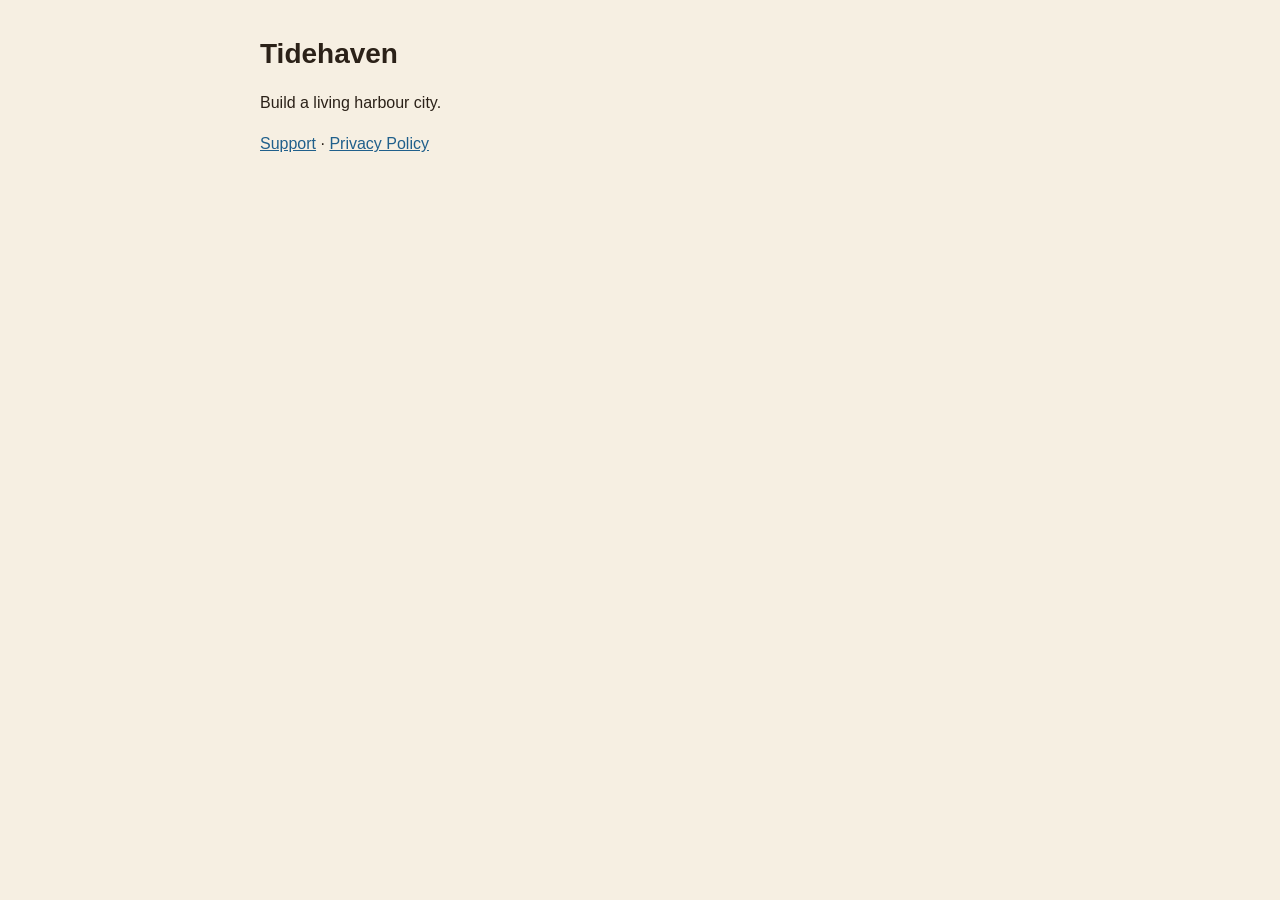
<file: index.html>
<!doctype html>
<html lang="en">
<head>
<meta charset="utf-8">
<meta name="viewport" content="width=device-width, initial-scale=1">
<title>Tidehaven</title>
<link rel="stylesheet" href="site.css">
</head>
<body>
<main>
<h1>Tidehaven</h1>
<p>Build a living harbour city.</p>
<p><a href="support/">Support</a> · <a href="privacy/">Privacy Policy</a></p>
</main>
</body>
</html>
</file>
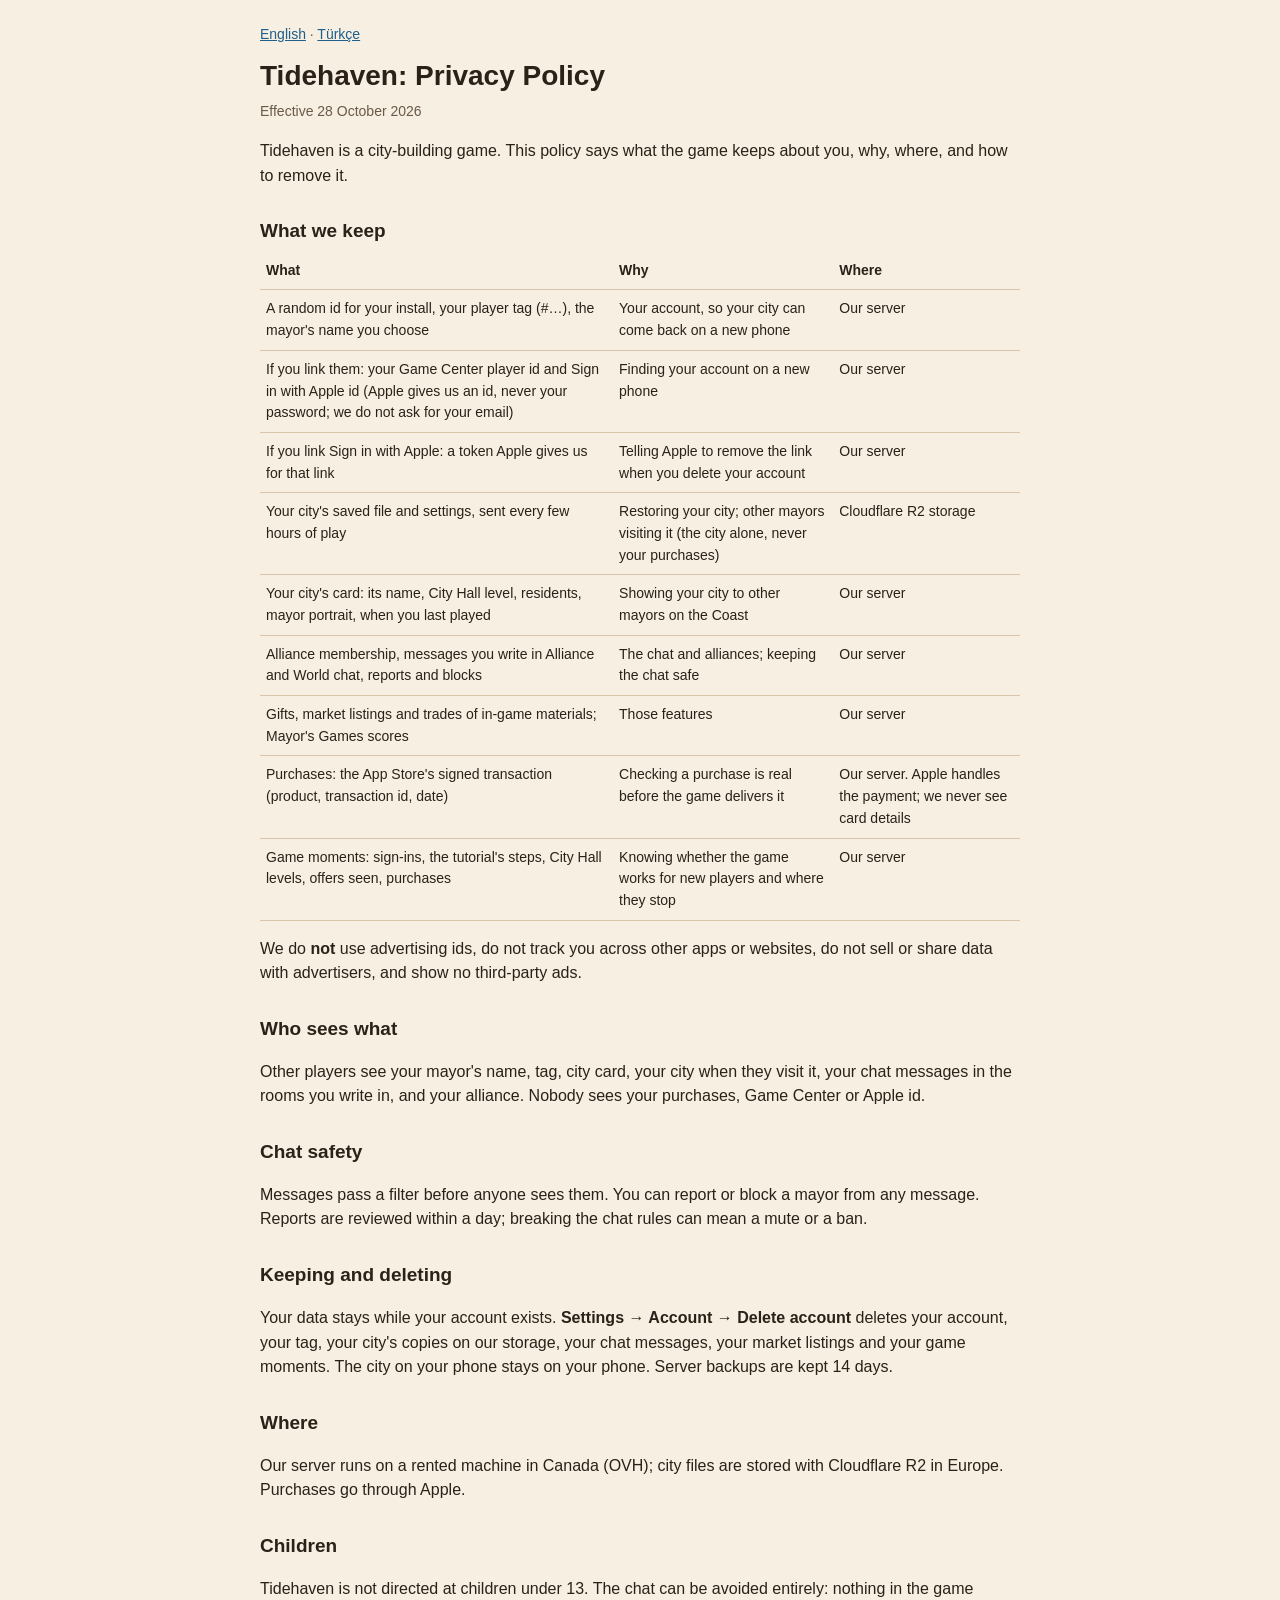
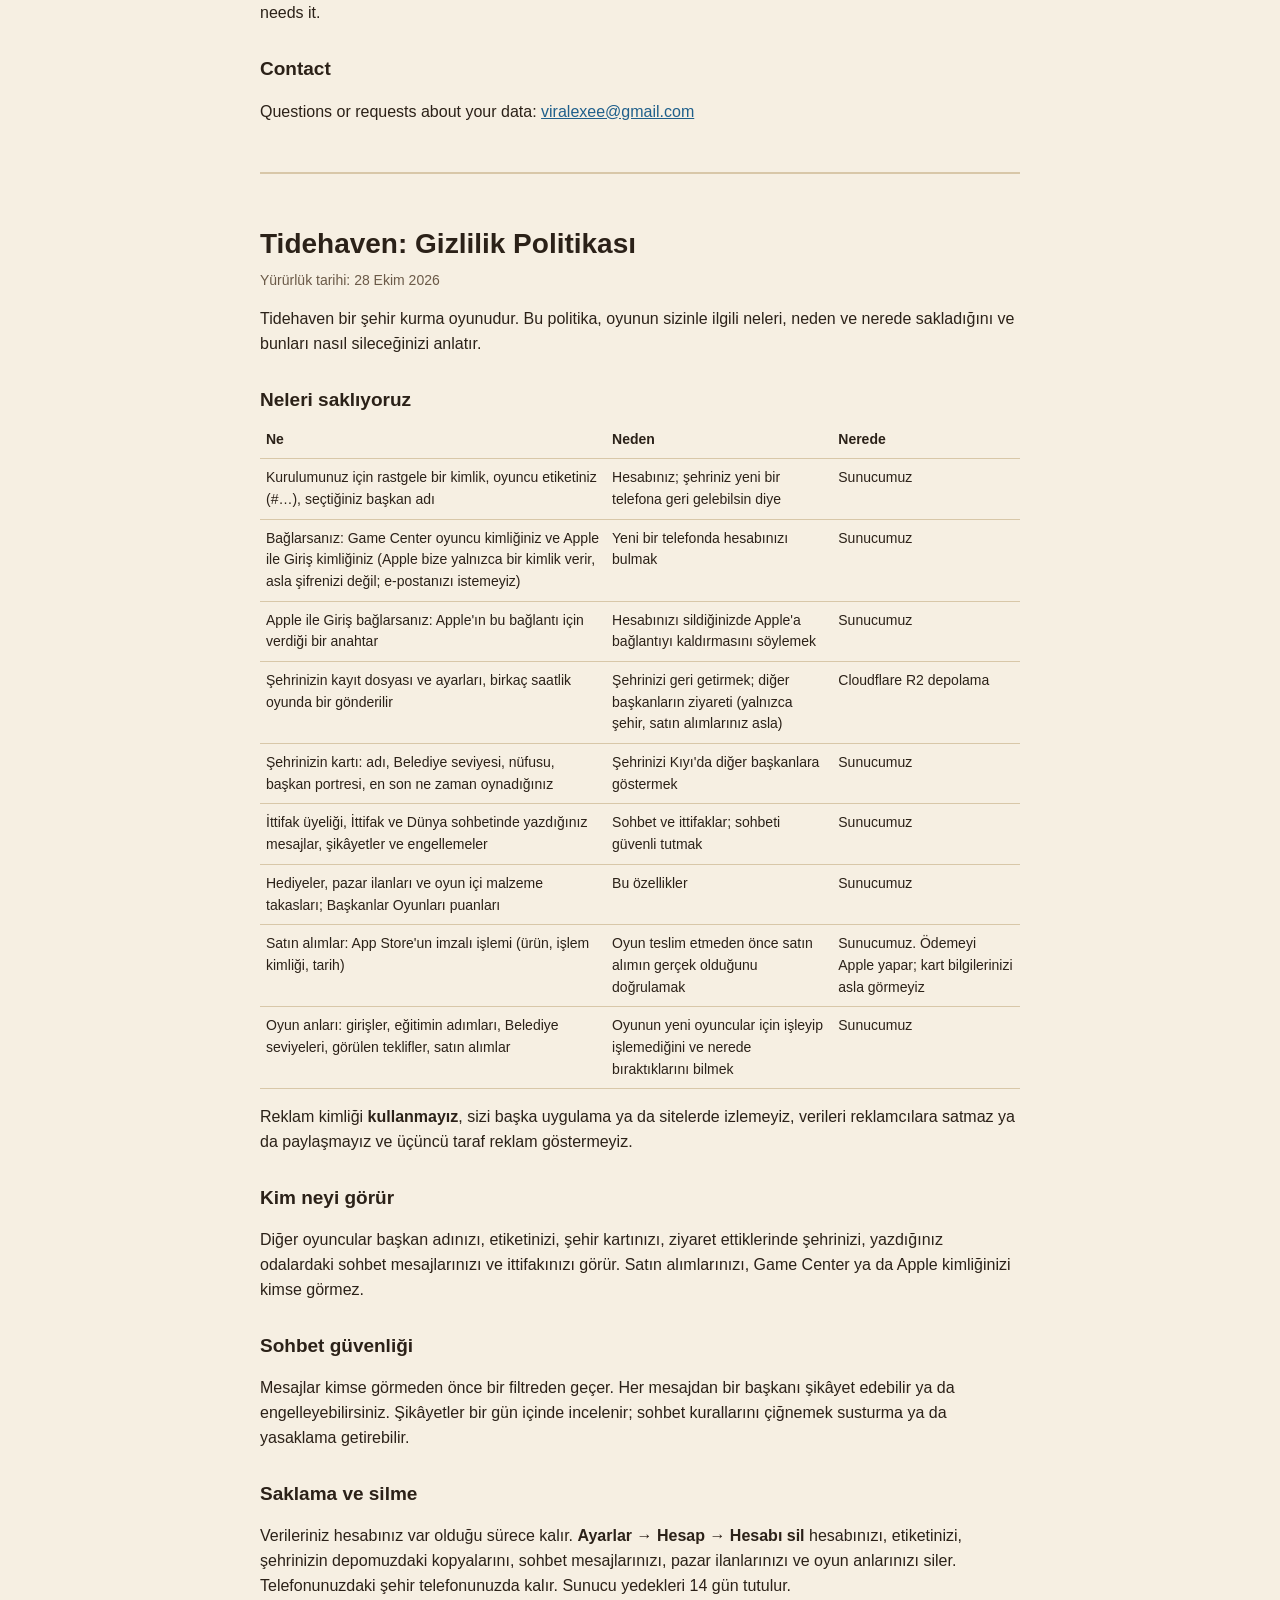
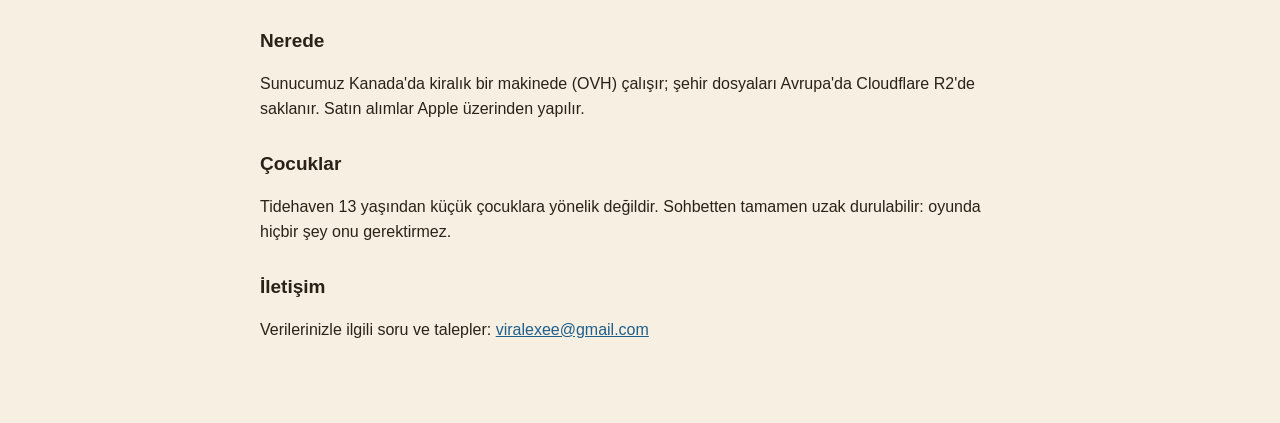
<file: privacy/index.html>
<!doctype html>
<html lang="en">
<head>
<meta charset="utf-8">
<meta name="viewport" content="width=device-width, initial-scale=1">
<title>Tidehaven · Privacy Policy</title>
<link rel="stylesheet" href="../site.css">
</head>
<body>
<main>
<p class="lang"><a href="#en">English</a> · <a href="#tr">Türkçe</a></p>

<section id="en">
<h1>Tidehaven: Privacy Policy</h1>
<p class="date">Effective 28 October 2026</p>
<p>Tidehaven is a city-building game. This policy says what the game keeps about you, why, where, and how to remove it.</p>

<h2>What we keep</h2>
<table>
<tr><th>What</th><th>Why</th><th>Where</th></tr>
<tr><td>A random id for your install, your player tag (#…), the mayor's name you choose</td><td>Your account, so your city can come back on a new phone</td><td>Our server</td></tr>
<tr><td>If you link them: your Game Center player id and Sign in with Apple id (Apple gives us an id, never your password; we do not ask for your email)</td><td>Finding your account on a new phone</td><td>Our server</td></tr>
<tr><td>If you link Sign in with Apple: a token Apple gives us for that link</td><td>Telling Apple to remove the link when you delete your account</td><td>Our server</td></tr>
<tr><td>Your city's saved file and settings, sent every few hours of play</td><td>Restoring your city; other mayors visiting it (the city alone, never your purchases)</td><td>Cloudflare R2 storage</td></tr>
<tr><td>Your city's card: its name, City Hall level, residents, mayor portrait, when you last played</td><td>Showing your city to other mayors on the Coast</td><td>Our server</td></tr>
<tr><td>Alliance membership, messages you write in Alliance and World chat, reports and blocks</td><td>The chat and alliances; keeping the chat safe</td><td>Our server</td></tr>
<tr><td>Gifts, market listings and trades of in-game materials; Mayor's Games scores</td><td>Those features</td><td>Our server</td></tr>
<tr><td>Purchases: the App Store's signed transaction (product, transaction id, date)</td><td>Checking a purchase is real before the game delivers it</td><td>Our server. Apple handles the payment; we never see card details</td></tr>
<tr><td>Game moments: sign-ins, the tutorial's steps, City Hall levels, offers seen, purchases</td><td>Knowing whether the game works for new players and where they stop</td><td>Our server</td></tr>
</table>
<p>We do <b>not</b> use advertising ids, do not track you across other apps or websites, do not sell or share data with advertisers, and show no third-party ads.</p>

<h2>Who sees what</h2>
<p>Other players see your mayor's name, tag, city card, your city when they visit it, your chat messages in the rooms you write in, and your alliance. Nobody sees your purchases, Game Center or Apple id.</p>

<h2>Chat safety</h2>
<p>Messages pass a filter before anyone sees them. You can report or block a mayor from any message. Reports are reviewed within a day; breaking the chat rules can mean a mute or a ban.</p>

<h2>Keeping and deleting</h2>
<p>Your data stays while your account exists. <b>Settings → Account → Delete account</b> deletes your account, your tag, your city's copies on our storage, your chat messages, your market listings and your game moments. The city on your phone stays on your phone. Server backups are kept 14 days.</p>

<h2>Where</h2>
<p>Our server runs on a rented machine in Canada (OVH); city files are stored with Cloudflare R2 in Europe. Purchases go through Apple.</p>

<h2>Children</h2>
<p>Tidehaven is not directed at children under 13. The chat can be avoided entirely: nothing in the game needs it.</p>

<h2>Contact</h2>
<p>Questions or requests about your data: <a href="mailto:viralexee@gmail.com">viralexee@gmail.com</a></p>
</section>

<hr>

<section id="tr" lang="tr">
<h1>Tidehaven: Gizlilik Politikası</h1>
<p class="date">Yürürlük tarihi: 28 Ekim 2026</p>
<p>Tidehaven bir şehir kurma oyunudur. Bu politika, oyunun sizinle ilgili neleri, neden ve nerede sakladığını ve bunları nasıl sileceğinizi anlatır.</p>

<h2>Neleri saklıyoruz</h2>
<table>
<tr><th>Ne</th><th>Neden</th><th>Nerede</th></tr>
<tr><td>Kurulumunuz için rastgele bir kimlik, oyuncu etiketiniz (#…), seçtiğiniz başkan adı</td><td>Hesabınız; şehriniz yeni bir telefona geri gelebilsin diye</td><td>Sunucumuz</td></tr>
<tr><td>Bağlarsanız: Game Center oyuncu kimliğiniz ve Apple ile Giriş kimliğiniz (Apple bize yalnızca bir kimlik verir, asla şifrenizi değil; e-postanızı istemeyiz)</td><td>Yeni bir telefonda hesabınızı bulmak</td><td>Sunucumuz</td></tr>
<tr><td>Apple ile Giriş bağlarsanız: Apple'ın bu bağlantı için verdiği bir anahtar</td><td>Hesabınızı sildiğinizde Apple'a bağlantıyı kaldırmasını söylemek</td><td>Sunucumuz</td></tr>
<tr><td>Şehrinizin kayıt dosyası ve ayarları, birkaç saatlik oyunda bir gönderilir</td><td>Şehrinizi geri getirmek; diğer başkanların ziyareti (yalnızca şehir, satın alımlarınız asla)</td><td>Cloudflare R2 depolama</td></tr>
<tr><td>Şehrinizin kartı: adı, Belediye seviyesi, nüfusu, başkan portresi, en son ne zaman oynadığınız</td><td>Şehrinizi Kıyı'da diğer başkanlara göstermek</td><td>Sunucumuz</td></tr>
<tr><td>İttifak üyeliği, İttifak ve Dünya sohbetinde yazdığınız mesajlar, şikâyetler ve engellemeler</td><td>Sohbet ve ittifaklar; sohbeti güvenli tutmak</td><td>Sunucumuz</td></tr>
<tr><td>Hediyeler, pazar ilanları ve oyun içi malzeme takasları; Başkanlar Oyunları puanları</td><td>Bu özellikler</td><td>Sunucumuz</td></tr>
<tr><td>Satın alımlar: App Store'un imzalı işlemi (ürün, işlem kimliği, tarih)</td><td>Oyun teslim etmeden önce satın alımın gerçek olduğunu doğrulamak</td><td>Sunucumuz. Ödemeyi Apple yapar; kart bilgilerinizi asla görmeyiz</td></tr>
<tr><td>Oyun anları: girişler, eğitimin adımları, Belediye seviyeleri, görülen teklifler, satın alımlar</td><td>Oyunun yeni oyuncular için işleyip işlemediğini ve nerede bıraktıklarını bilmek</td><td>Sunucumuz</td></tr>
</table>
<p>Reklam kimliği <b>kullanmayız</b>, sizi başka uygulama ya da sitelerde izlemeyiz, verileri reklamcılara satmaz ya da paylaşmayız ve üçüncü taraf reklam göstermeyiz.</p>

<h2>Kim neyi görür</h2>
<p>Diğer oyuncular başkan adınızı, etiketinizi, şehir kartınızı, ziyaret ettiklerinde şehrinizi, yazdığınız odalardaki sohbet mesajlarınızı ve ittifakınızı görür. Satın alımlarınızı, Game Center ya da Apple kimliğinizi kimse görmez.</p>

<h2>Sohbet güvenliği</h2>
<p>Mesajlar kimse görmeden önce bir filtreden geçer. Her mesajdan bir başkanı şikâyet edebilir ya da engelleyebilirsiniz. Şikâyetler bir gün içinde incelenir; sohbet kurallarını çiğnemek susturma ya da yasaklama getirebilir.</p>

<h2>Saklama ve silme</h2>
<p>Verileriniz hesabınız var olduğu sürece kalır. <b>Ayarlar → Hesap → Hesabı sil</b> hesabınızı, etiketinizi, şehrinizin depomuzdaki kopyalarını, sohbet mesajlarınızı, pazar ilanlarınızı ve oyun anlarınızı siler. Telefonunuzdaki şehir telefonunuzda kalır. Sunucu yedekleri 14 gün tutulur.</p>

<h2>Nerede</h2>
<p>Sunucumuz Kanada'da kiralık bir makinede (OVH) çalışır; şehir dosyaları Avrupa'da Cloudflare R2'de saklanır. Satın alımlar Apple üzerinden yapılır.</p>

<h2>Çocuklar</h2>
<p>Tidehaven 13 yaşından küçük çocuklara yönelik değildir. Sohbetten tamamen uzak durulabilir: oyunda hiçbir şey onu gerektirmez.</p>

<h2>İletişim</h2>
<p>Verilerinizle ilgili soru ve talepler: <a href="mailto:viralexee@gmail.com">viralexee@gmail.com</a></p>
</section>
</main>
</body>
</html>
</file>
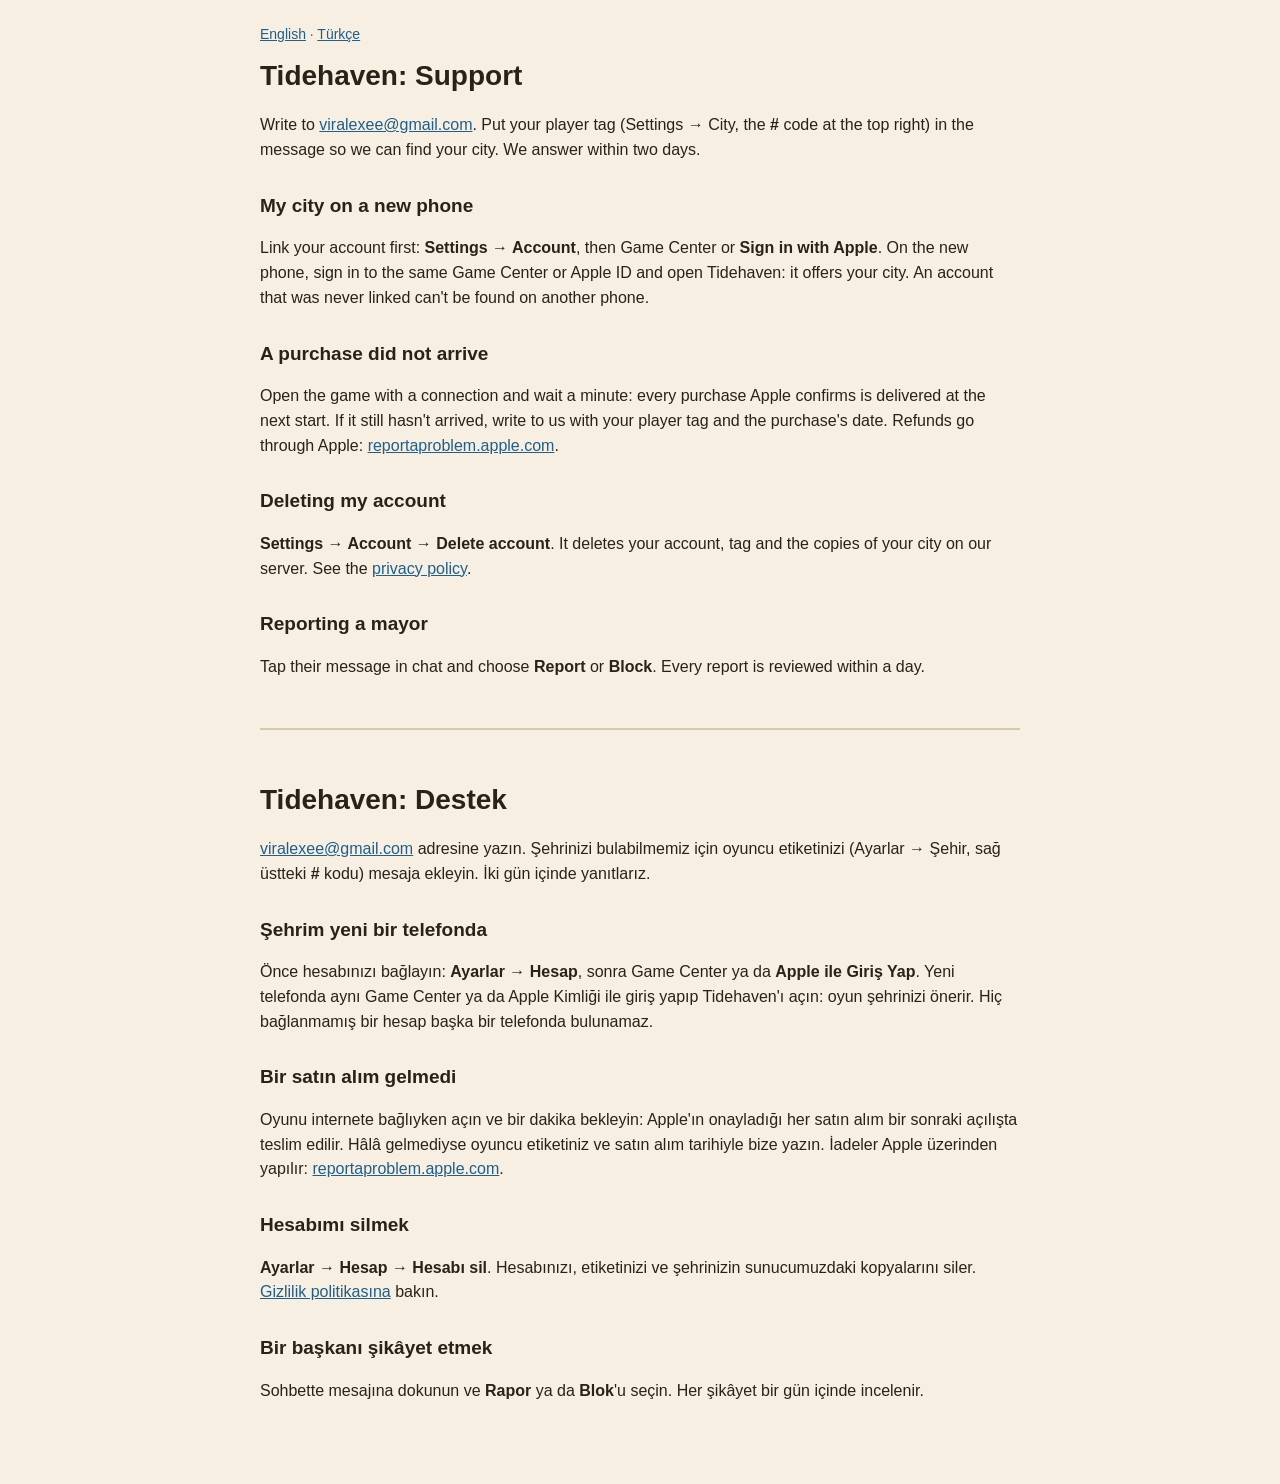
<file: support/index.html>
<!doctype html>
<html lang="en">
<head>
<meta charset="utf-8">
<meta name="viewport" content="width=device-width, initial-scale=1">
<title>Tidehaven · Support</title>
<link rel="stylesheet" href="../site.css">
</head>
<body>
<main>
<p class="lang"><a href="#en">English</a> · <a href="#tr">Türkçe</a></p>

<section id="en">
<h1>Tidehaven: Support</h1>
<p>Write to <a href="mailto:viralexee@gmail.com">viralexee@gmail.com</a>. Put your player tag (Settings → City, the <b>#</b> code at the top right) in the message so we can find your city. We answer within two days.</p>

<h2>My city on a new phone</h2>
<p>Link your account first: <b>Settings → Account</b>, then Game Center or <b>Sign in with Apple</b>. On the new phone, sign in to the same Game Center or Apple ID and open Tidehaven: it offers your city. An account that was never linked can't be found on another phone.</p>

<h2>A purchase did not arrive</h2>
<p>Open the game with a connection and wait a minute: every purchase Apple confirms is delivered at the next start. If it still hasn't arrived, write to us with your player tag and the purchase's date. Refunds go through Apple: <a href="https://reportaproblem.apple.com">reportaproblem.apple.com</a>.</p>

<h2>Deleting my account</h2>
<p><b>Settings → Account → Delete account</b>. It deletes your account, tag and the copies of your city on our server. See the <a href="../privacy/">privacy policy</a>.</p>

<h2>Reporting a mayor</h2>
<p>Tap their message in chat and choose <b>Report</b> or <b>Block</b>. Every report is reviewed within a day.</p>
</section>

<hr>

<section id="tr" lang="tr">
<h1>Tidehaven: Destek</h1>
<p><a href="mailto:viralexee@gmail.com">viralexee@gmail.com</a> adresine yazın. Şehrinizi bulabilmemiz için oyuncu etiketinizi (Ayarlar → Şehir, sağ üstteki <b>#</b> kodu) mesaja ekleyin. İki gün içinde yanıtlarız.</p>

<h2>Şehrim yeni bir telefonda</h2>
<p>Önce hesabınızı bağlayın: <b>Ayarlar → Hesap</b>, sonra Game Center ya da <b>Apple ile Giriş Yap</b>. Yeni telefonda aynı Game Center ya da Apple Kimliği ile giriş yapıp Tidehaven'ı açın: oyun şehrinizi önerir. Hiç bağlanmamış bir hesap başka bir telefonda bulunamaz.</p>

<h2>Bir satın alım gelmedi</h2>
<p>Oyunu internete bağlıyken açın ve bir dakika bekleyin: Apple'ın onayladığı her satın alım bir sonraki açılışta teslim edilir. Hâlâ gelmediyse oyuncu etiketiniz ve satın alım tarihiyle bize yazın. İadeler Apple üzerinden yapılır: <a href="https://reportaproblem.apple.com">reportaproblem.apple.com</a>.</p>

<h2>Hesabımı silmek</h2>
<p><b>Ayarlar → Hesap → Hesabı sil</b>. Hesabınızı, etiketinizi ve şehrinizin sunucumuzdaki kopyalarını siler. <a href="../privacy/">Gizlilik politikasına</a> bakın.</p>

<h2>Bir başkanı şikâyet etmek</h2>
<p>Sohbette mesajına dokunun ve <b>Rapor</b> ya da <b>Blok</b>'u seçin. Her şikâyet bir gün içinde incelenir.</p>
</section>
</main>
</body>
</html>
</file>
<file: site.css>
:root { color-scheme: light dark; --paper: #f6efe2; --ink: #2b2118; --soft: #6b5a48; --line: #d8c7a8; --link: #1f5f8b; }
@media (prefers-color-scheme: dark) { :root { --paper: #1b1a17; --ink: #efe6d6; --soft: #b5a58d; --line: #4a4033; --link: #8cc4ea; } }
body { margin: 0; background: var(--paper); color: var(--ink); font: 16px/1.55 -apple-system, BlinkMacSystemFont, "Segoe UI", Roboto, sans-serif; }
main { max-width: 760px; margin: 0 auto; padding: 24px 16px 64px; }
h1 { font-size: 28px; margin: 8px 0 4px; }
h2 { font-size: 19px; margin: 28px 0 6px; }
a { color: var(--link); }
.lang, .date { color: var(--soft); font-size: 14px; margin: 0; }
table { width: 100%; border-collapse: collapse; font-size: 14px; }
th, td { text-align: left; vertical-align: top; padding: 8px 6px; border-bottom: 1px solid var(--line); }
hr { border: 0; border-top: 2px solid var(--line); margin: 48px 0; }
</file>
